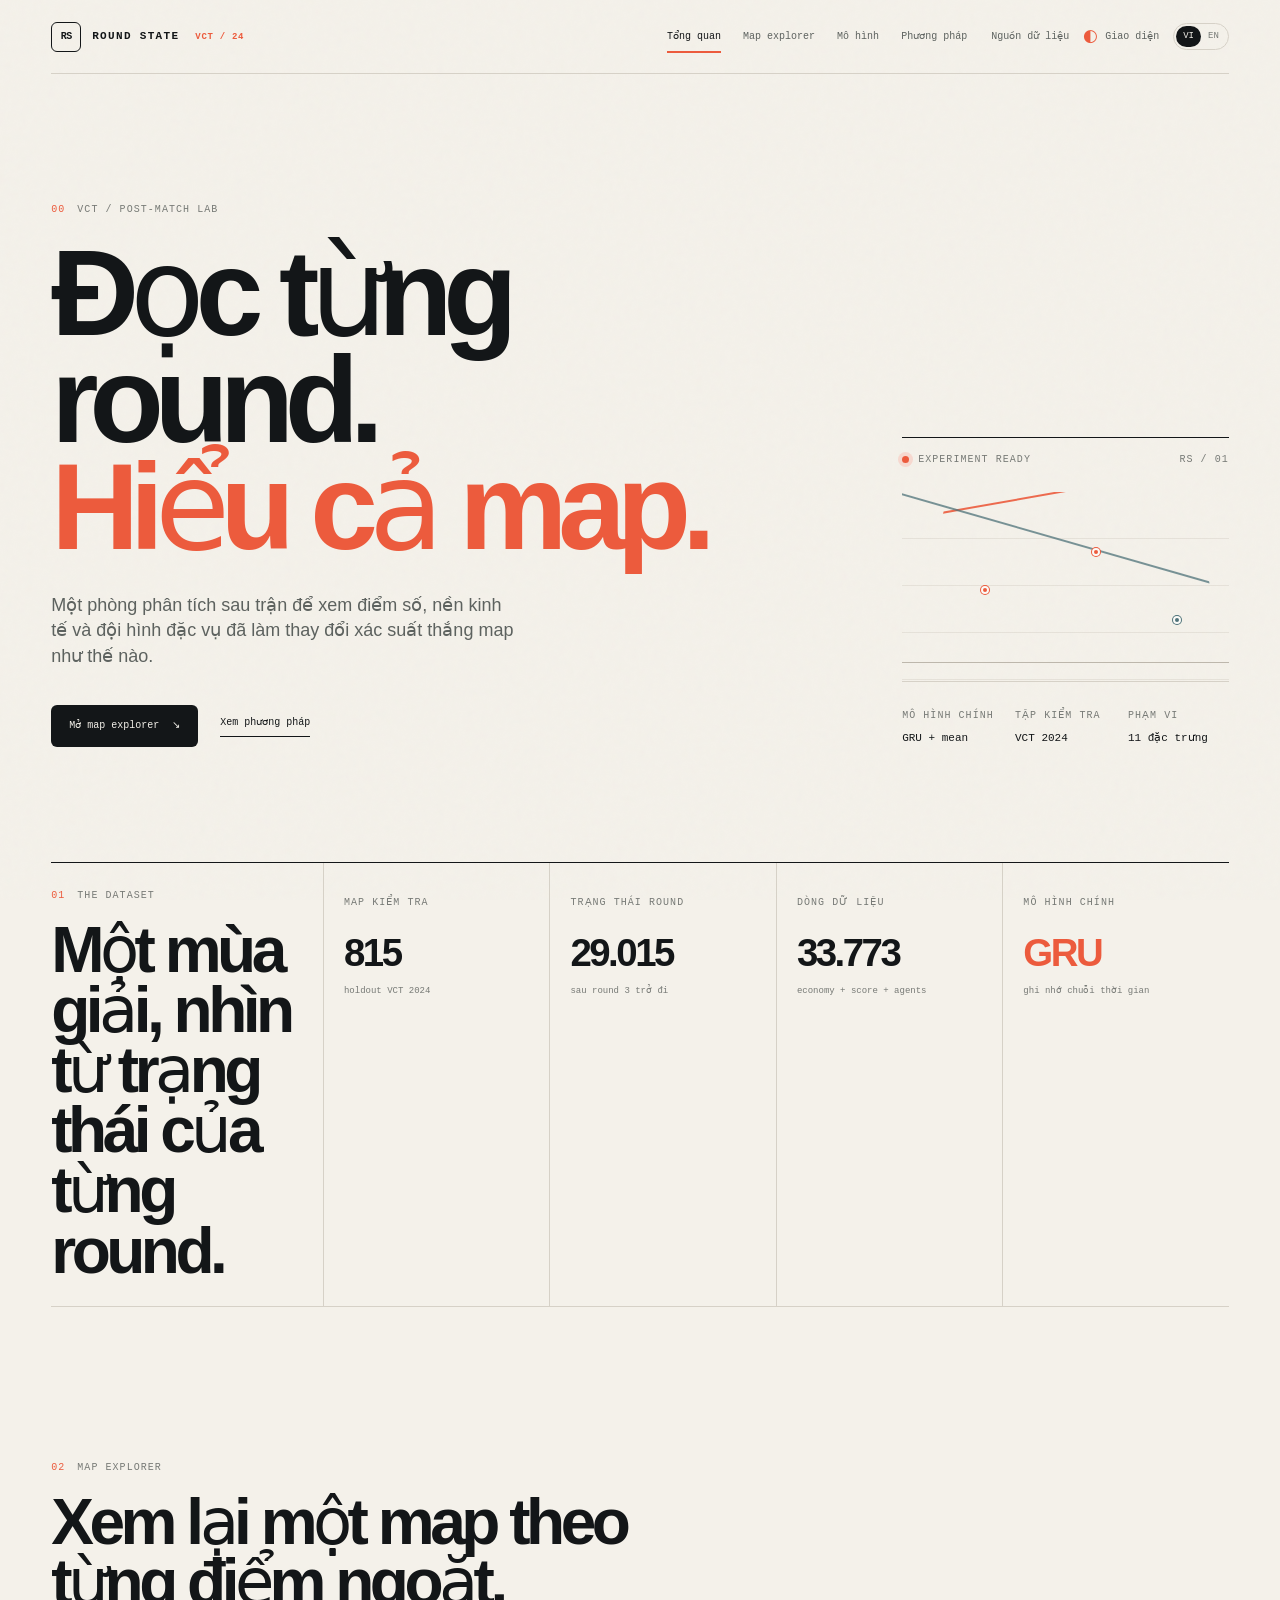
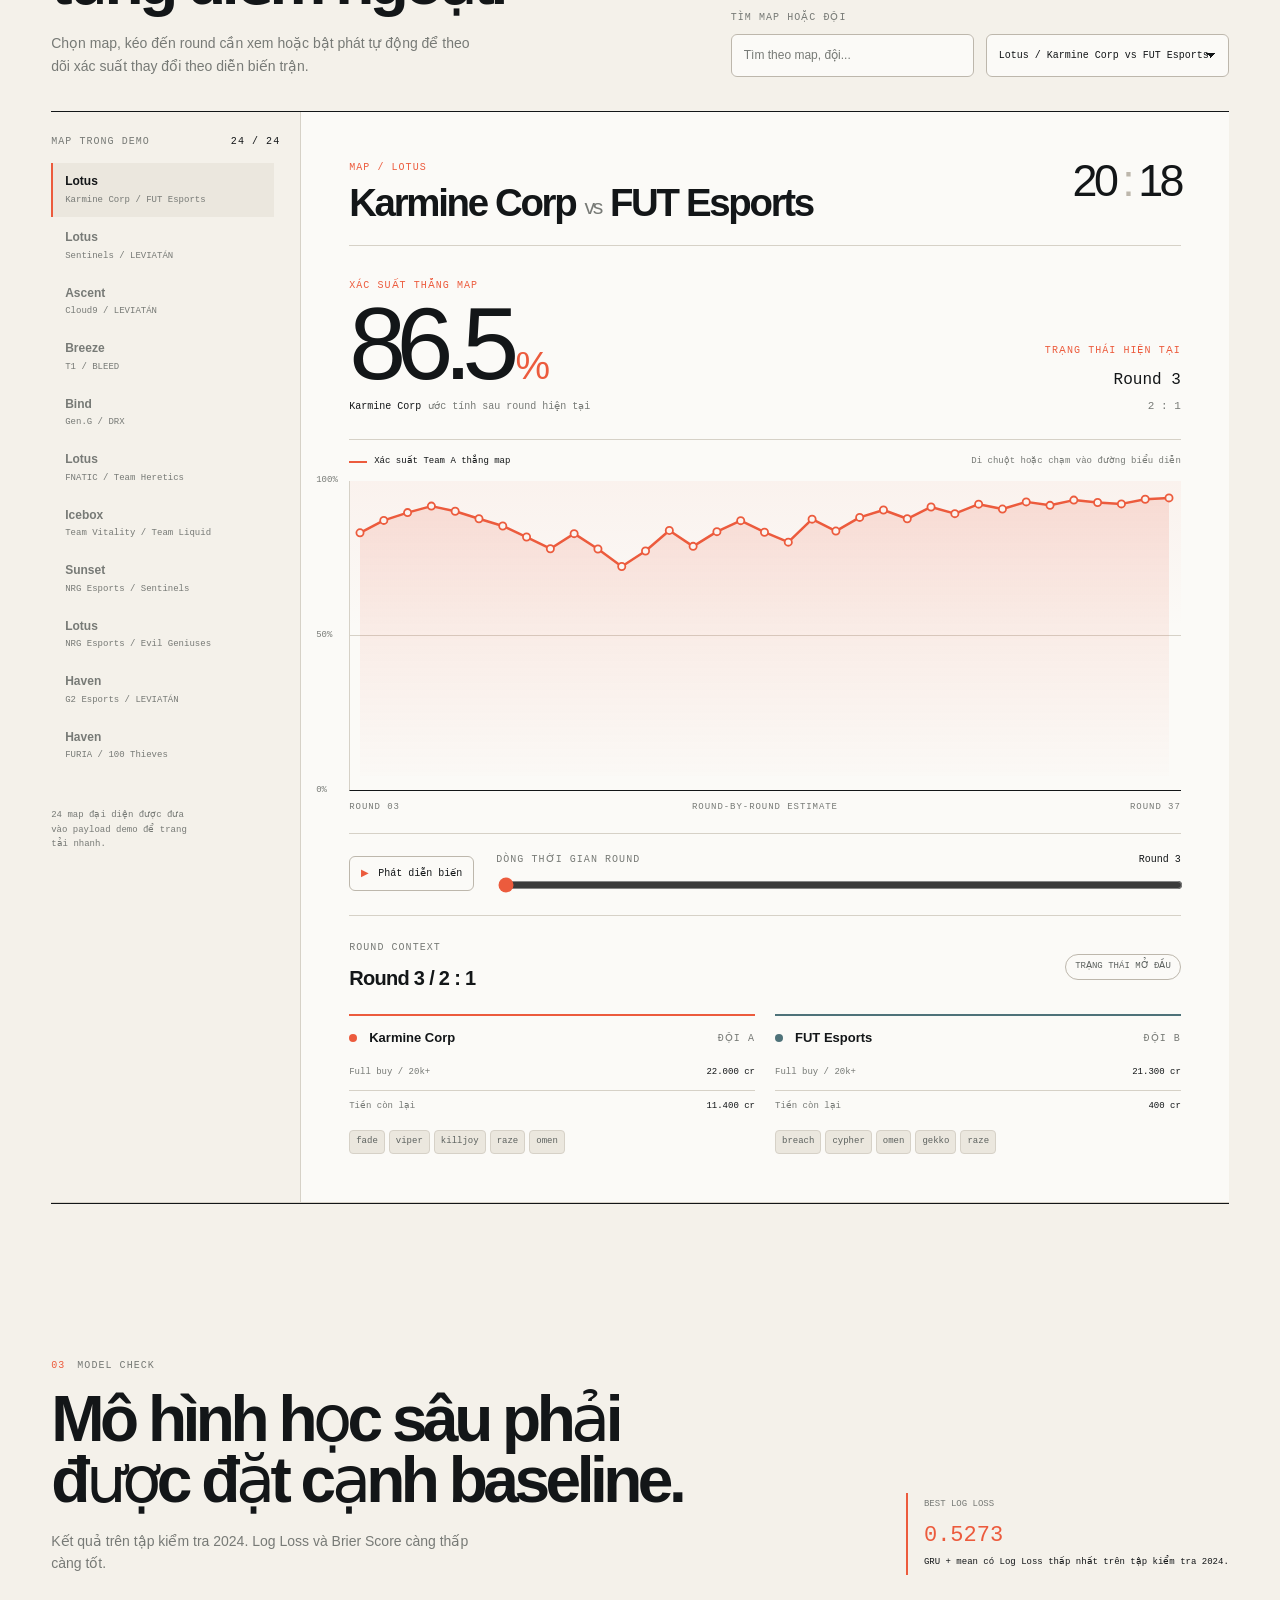
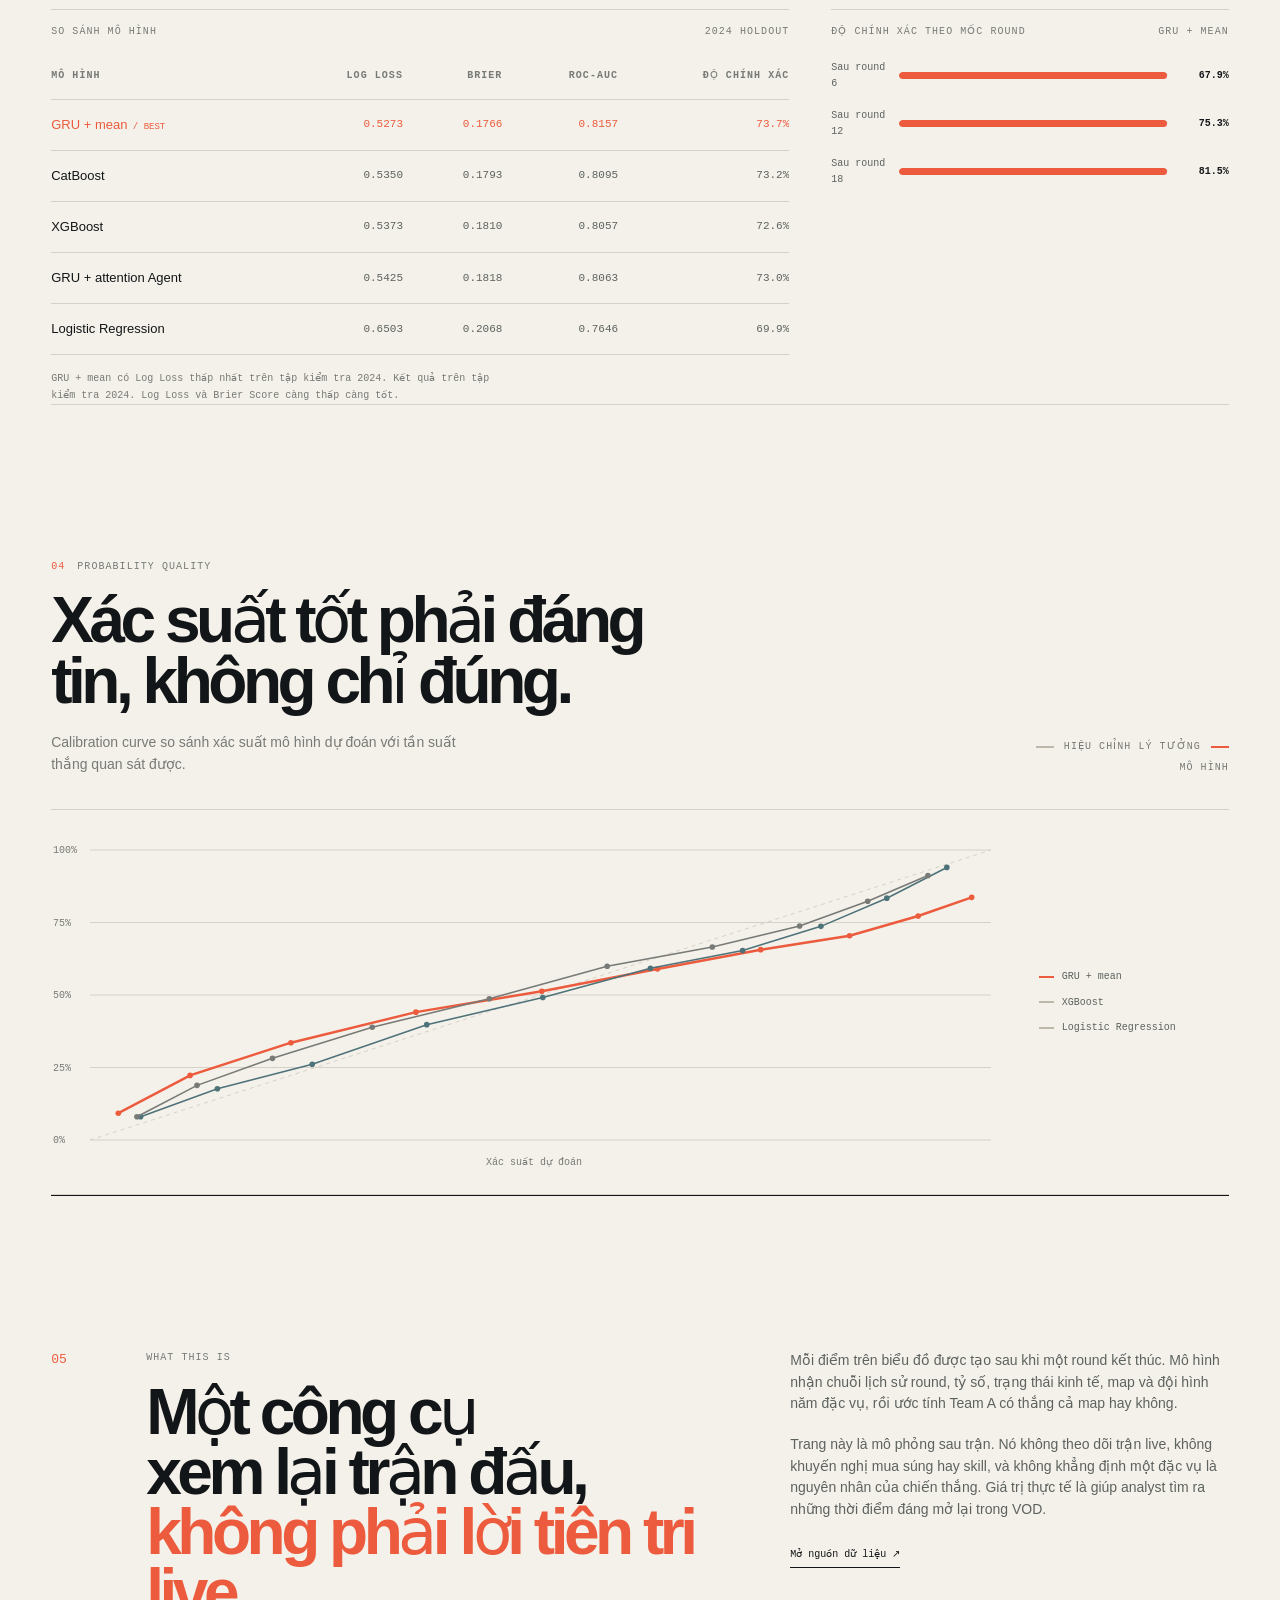
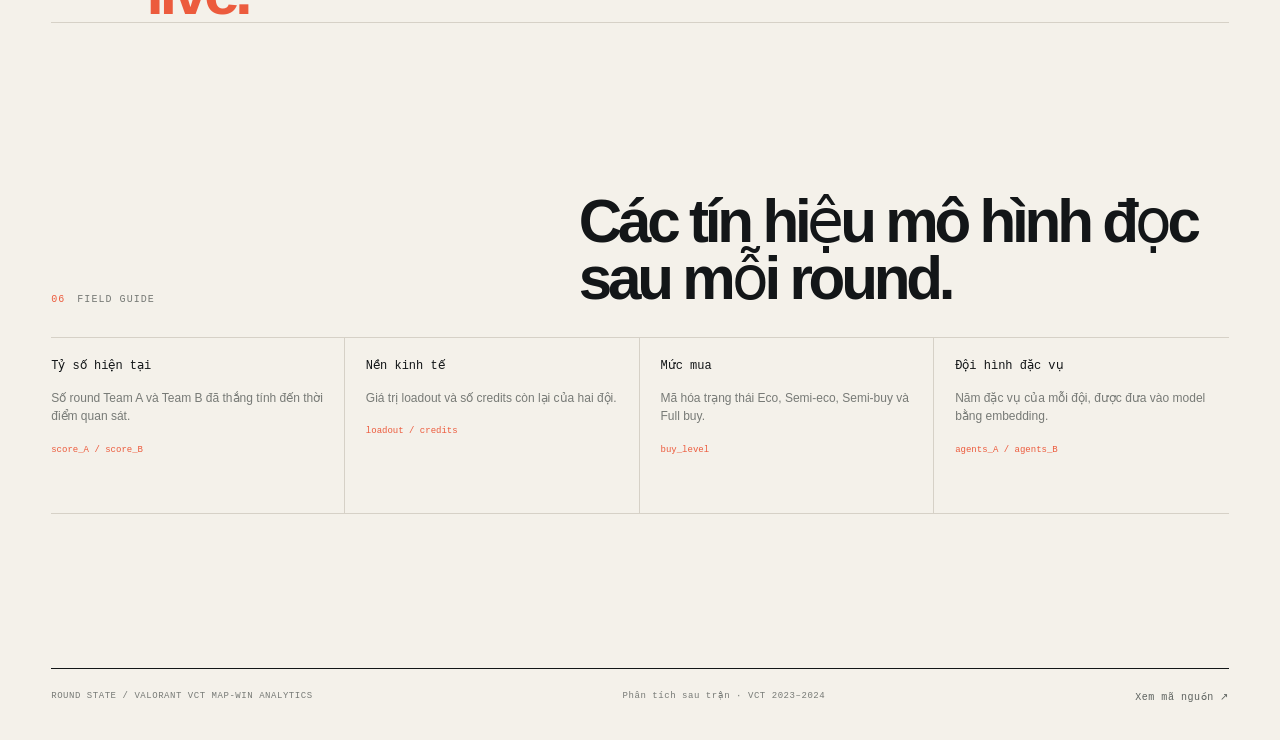
<file: index.html>
<!doctype html>
<html lang="en">
  <head>
    <meta charset="utf-8" />
    <meta name="viewport" content="width=device-width, initial-scale=1" />
    <meta http-equiv="refresh" content="0; url=web/" />
    <title>VALORANT VCT Map-Win Analytics</title>
    <script>
      window.location.replace("web/");
    </script>
  </head>
  <body>
    <p><a href="web/">Open the VALORANT analytics demo</a></p>
  </body>
</html>
</file>
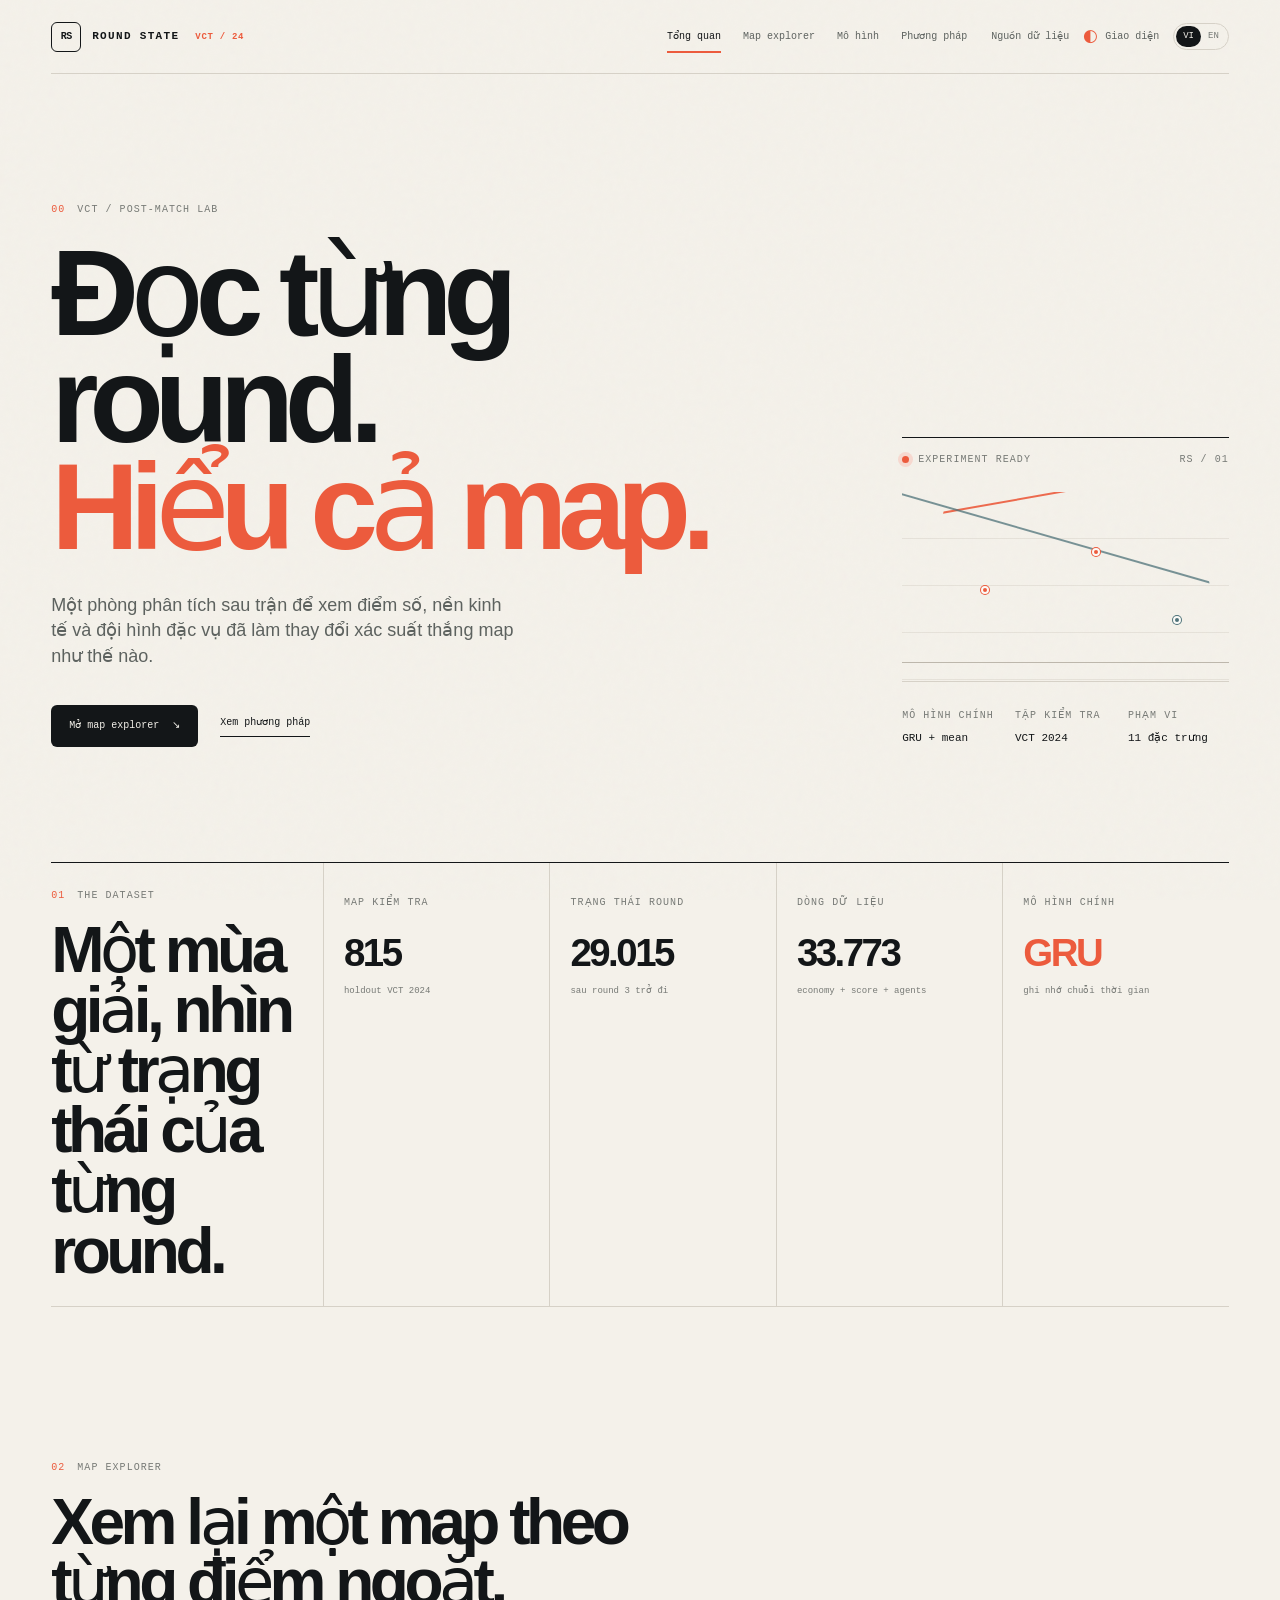
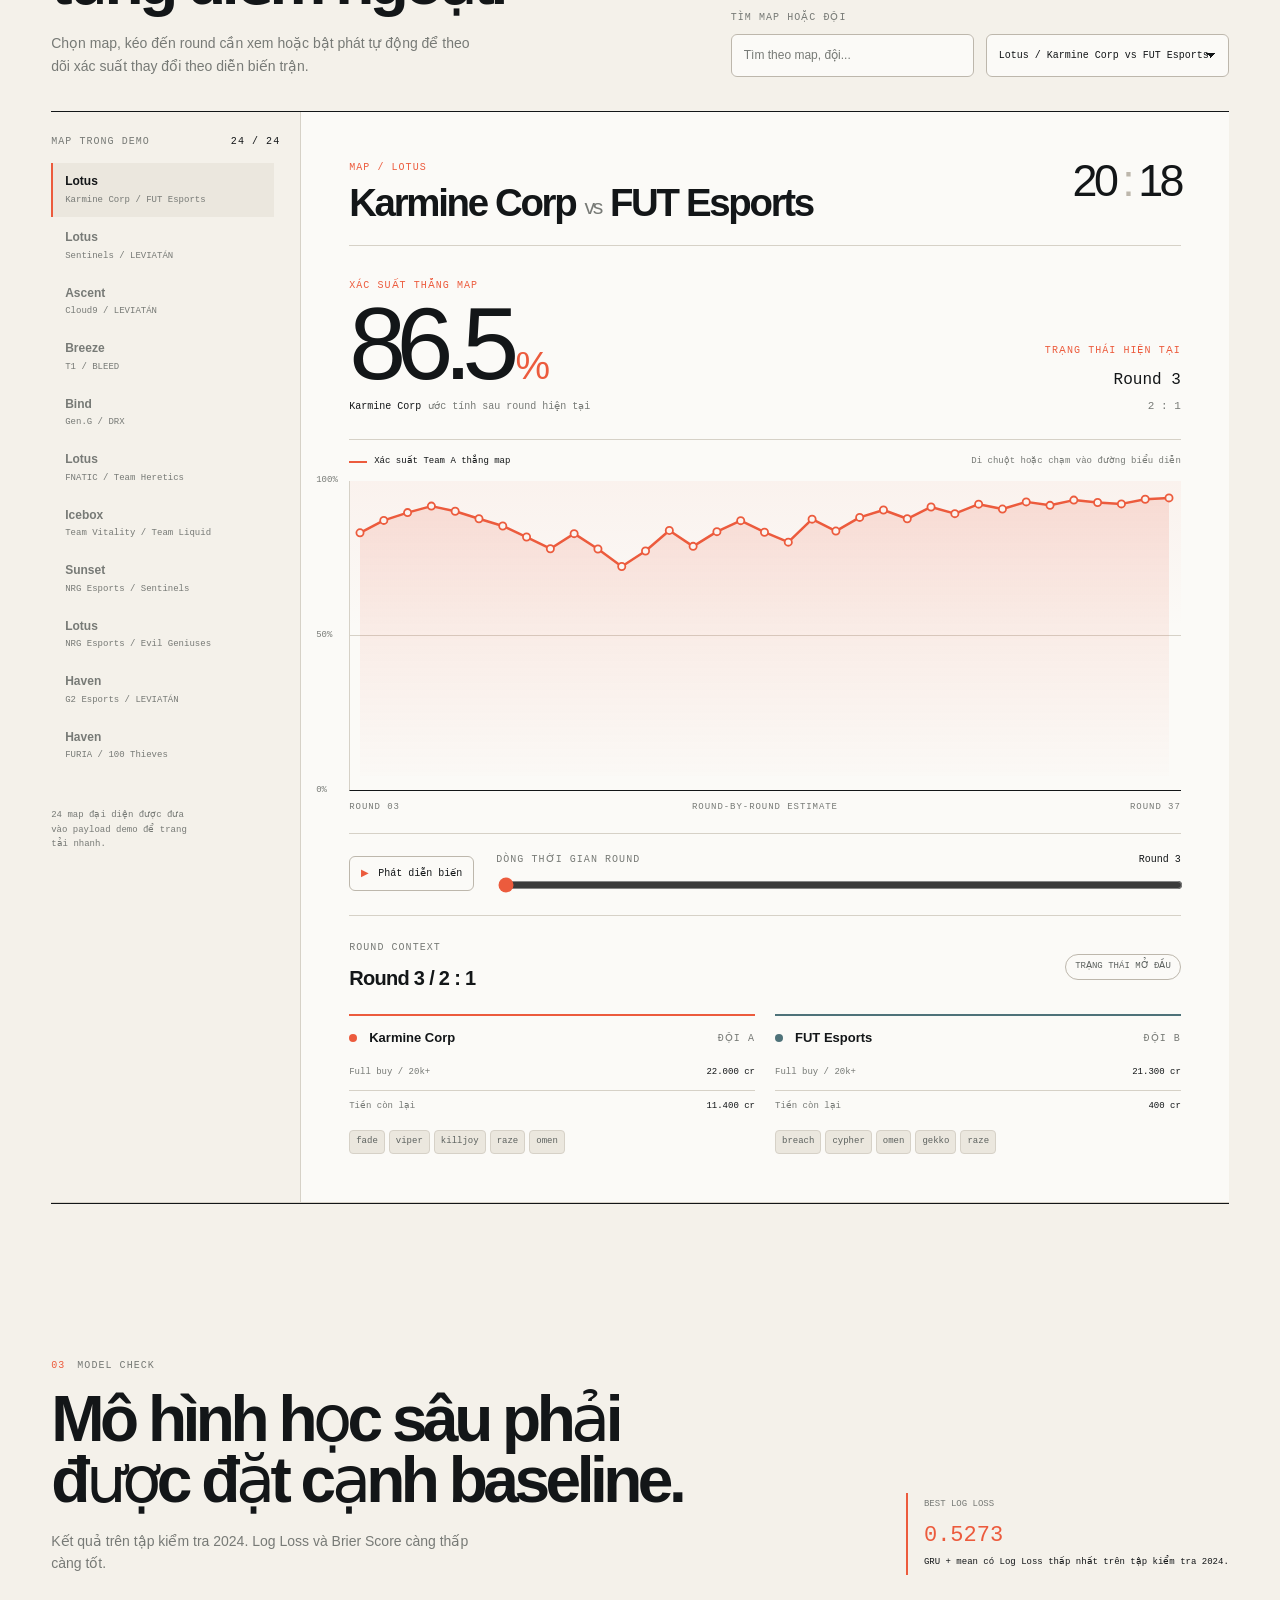
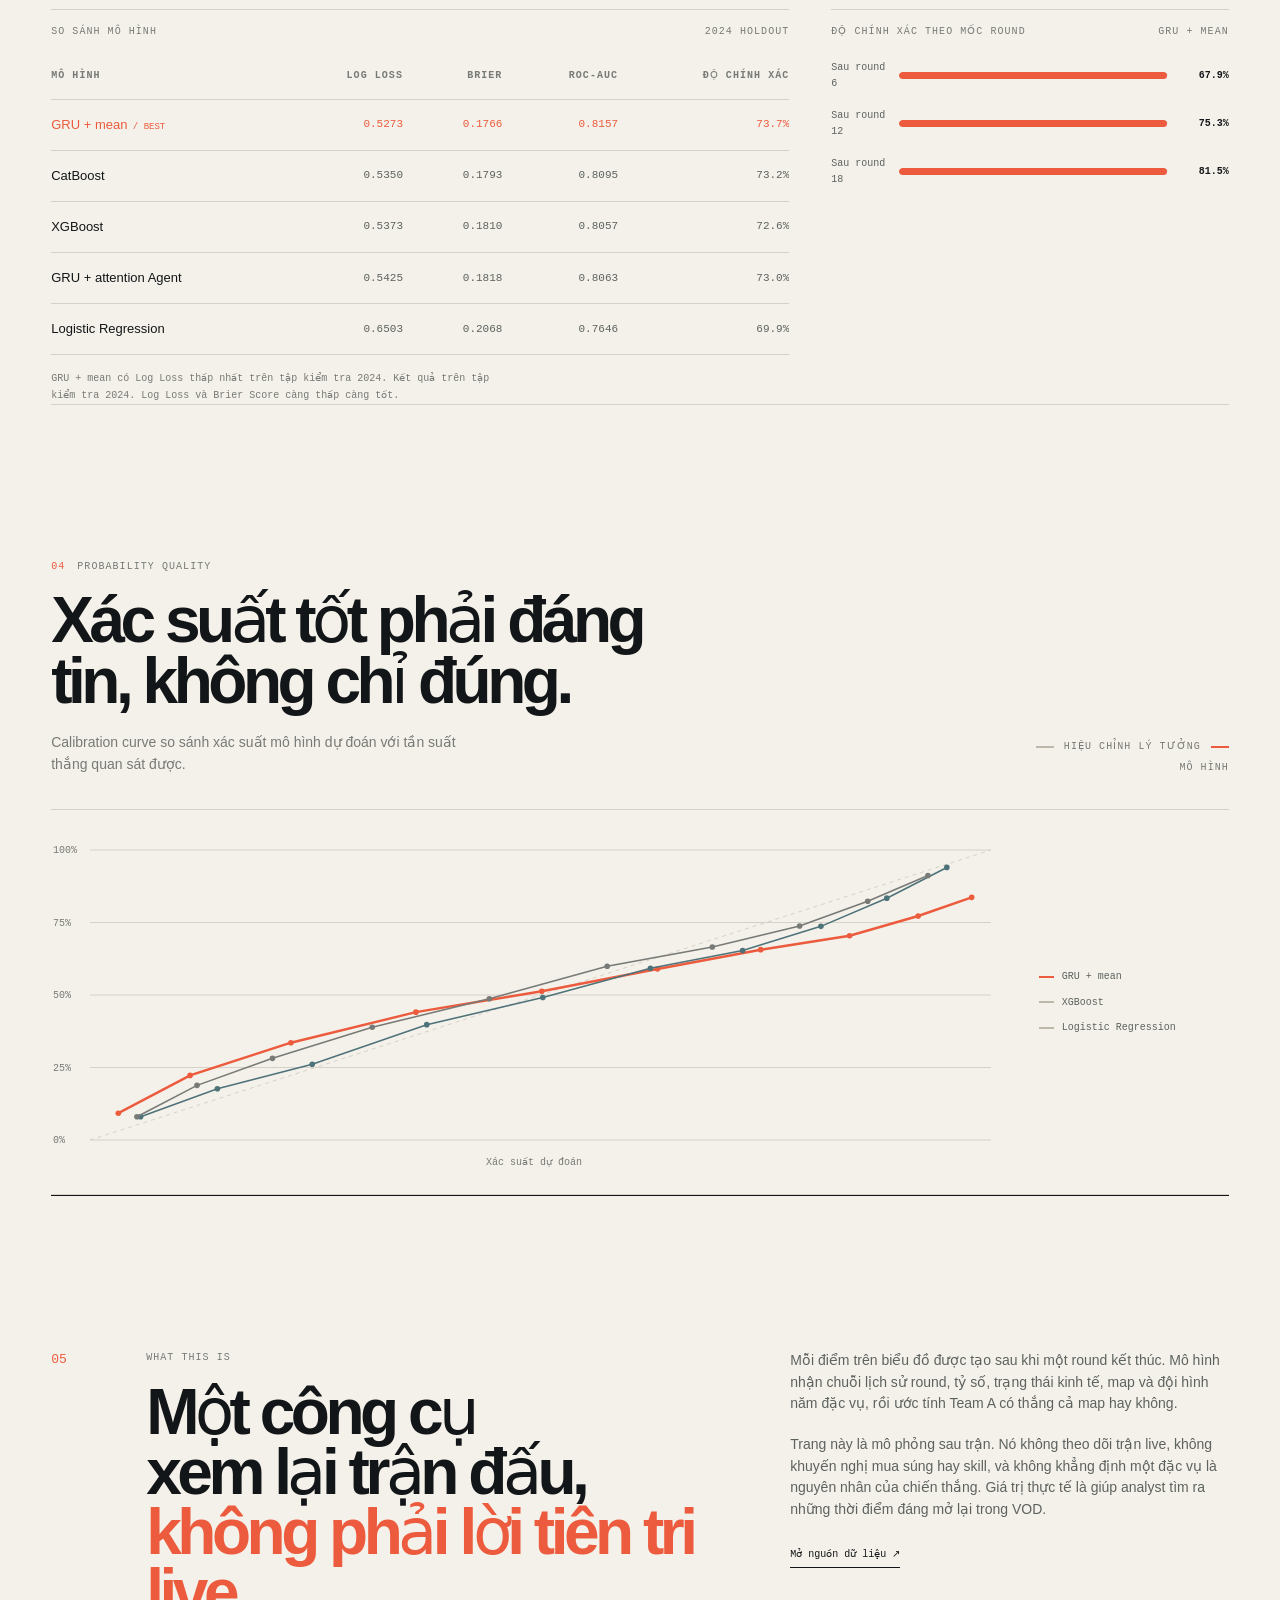
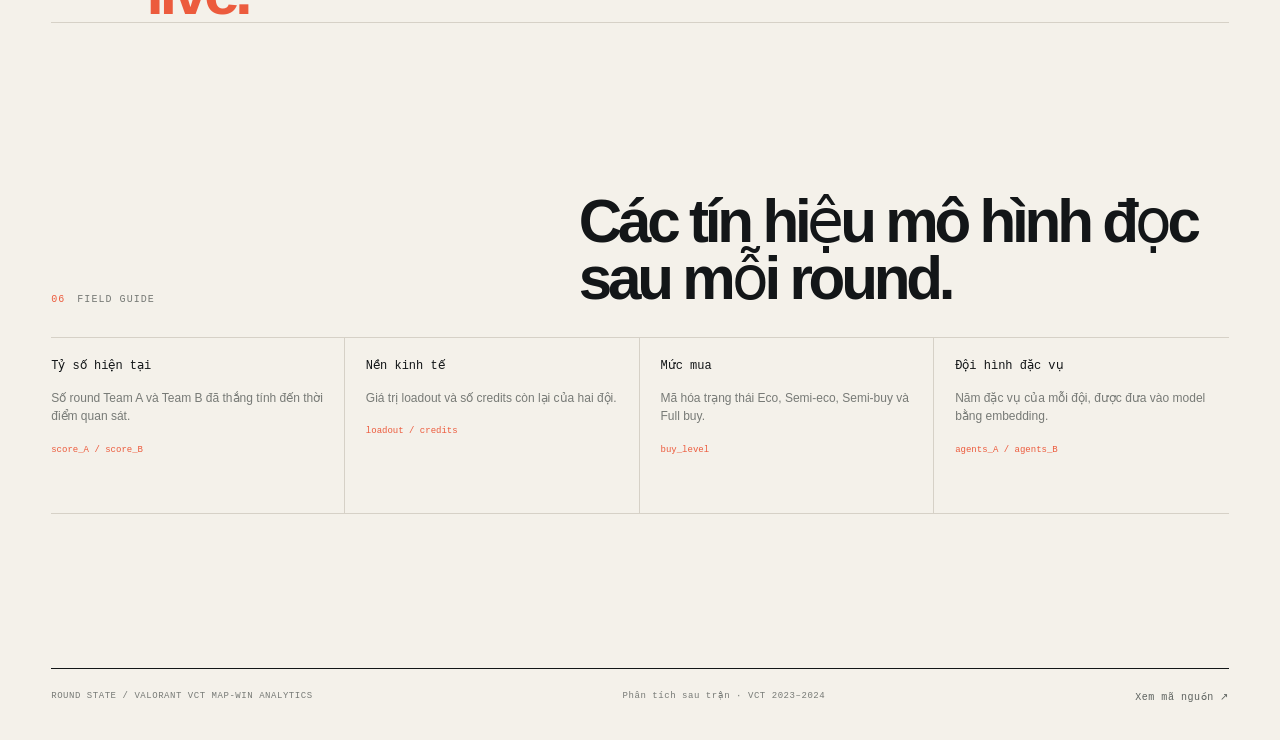
<file: web/index.html>
<!doctype html>
<html lang="vi">
  <head>
    <meta charset="utf-8" />
    <meta name="viewport" content="width=device-width, initial-scale=1" />
    <meta name="theme-color" content="#f4f1ea" />
    <meta name="description" content="Phân tích xác suất thắng map VALORANT sau từng round từ dữ liệu VCT 2023–2024." />
    <meta property="og:title" content="Round State | VALORANT analytics" />
    <meta property="og:description" content="Phòng phân tích sau trận cho dữ liệu VALORANT VCT." />
    <meta property="og:type" content="website" />
    <link rel="icon" href="data:image/svg+xml,%3Csvg xmlns='http://www.w3.org/2000/svg' viewBox='0 0 64 64'%3E%3Crect width='64' height='64' rx='14' fill='%23131618'/%3E%3Cpath d='M18 16h28v9H28v23h-10V16Z' fill='%23ec5b3d'/%3E%3C/svg%3E" />
    <link rel="stylesheet" href="css/tokens.css" />
    <link rel="stylesheet" href="css/base.css" />
    <link rel="stylesheet" href="css/components.css" />
    <link rel="stylesheet" href="css/responsive.css" />
    <title>Round State | VALORANT analytics</title>
  </head>
  <body>
    <a class="skip-link" href="#main-content" data-i18n="skipToContent">Bỏ qua đến nội dung</a>
    <div class="site-noise" aria-hidden="true"></div>
    <div class="site-shell">
      <header class="topbar">
        <a class="brand" href="./" aria-label="Round State home"><span class="brand-mark" aria-hidden="true">RS</span><span class="brand-copy">ROUND STATE <small>VCT / 24</small></span></a>
        <nav class="primary-nav" aria-label="Primary navigation"><a class="nav-link active" href="#overview" data-i18n="navOverview">Tổng quan</a><a class="nav-link" href="#explorer" data-i18n="navExplorer">Map explorer</a><a class="nav-link" href="#models" data-i18n="navModels">Mô hình</a><a class="nav-link" href="#method" data-i18n="navMethod">Phương pháp</a></nav>
        <div class="topbar-actions"><a class="source-link" id="top-source-link" href="https://www.kaggle.com/datasets/ryanluong1/valorant-champion-tour-2021-2023-data" target="_blank" rel="noreferrer" data-i18n="source">Nguồn dữ liệu</a><button class="icon-button" id="theme-toggle" type="button" aria-label="Đổi giao diện" title="Đổi giao diện"><span class="theme-icon" aria-hidden="true">◐</span><span class="button-label" data-i18n="theme">Giao diện</span></button><div class="language-switch" role="group" aria-label="Language"><button type="button" class="language-button active" data-language="vi" aria-pressed="true">VI</button><button type="button" class="language-button" data-language="en" aria-pressed="false">EN</button></div></div>
      </header>

      <main id="main-content">
        <div class="app-state loading-state" id="loading-state" role="status"><div class="loading-mark" aria-hidden="true"></div><p data-i18n="loading">Đang tải dữ liệu phân tích...</p></div>
        <div class="app-state error-state" id="error-state" role="alert" hidden><span class="state-kicker" data-i18n="errorKicker">Không thể tải dữ liệu</span><h1 data-i18n="errorTitle">Dashboard chưa sẵn sàng</h1><p id="error-message"></p><button class="button button-primary" id="retry-button" type="button" data-i18n="retry">Thử lại</button></div>

        <div id="app-content" hidden>
          <section class="hero reveal" aria-labelledby="page-title"><div class="hero-copy"><p class="eyebrow"><span class="eyebrow-index">00</span><span data-i18n="heroEyebrow">VCT / POST-MATCH LAB</span></p><h1 id="page-title" data-i18n="heroTitle">Đọc từng round.<br /><em>Hiểu cả map.</em></h1><p class="hero-description" data-i18n="heroDescription">Một phòng phân tích sau trận để xem điểm số, nền kinh tế và đội hình đặc vụ đã làm thay đổi xác suất thắng map như thế nào.</p><div class="hero-actions"><a class="button button-primary" href="#explorer" data-i18n="exploreCta">Mở map explorer <span aria-hidden="true">↘</span></a><a class="text-action" href="#method" data-i18n="readMethod">Xem phương pháp</a></div></div><aside class="hero-signal" aria-label="Experiment status"><div class="signal-topline"><span class="status-dot"></span><span data-i18n="experimentReady">EXPERIMENT READY</span><span class="signal-code">RS / 01</span></div><div class="signal-graphic" aria-hidden="true"><div class="signal-axis"></div><div class="signal-line signal-line-one"></div><div class="signal-line signal-line-two"></div><span class="signal-point point-one"></span><span class="signal-point point-two"></span><span class="signal-point point-three"></span></div><dl class="signal-stats"><div><dt data-i18n="signalModel">Mô hình chính</dt><dd id="hero-model">GRU + mean</dd></div><div><dt data-i18n="signalSplit">Tập kiểm tra</dt><dd id="hero-split">VCT 2024</dd></div><div><dt data-i18n="signalScope">Phạm vi</dt><dd id="hero-scope">—</dd></div></dl></aside></section>

          <section class="stat-grid reveal" id="overview" aria-labelledby="overview-title"><div class="section-intro compact-intro"><p class="eyebrow"><span class="eyebrow-index">01</span><span data-i18n="overviewEyebrow">THE DATASET</span></p><h2 id="overview-title" data-i18n="overviewTitle">Một mùa giải, nhìn từ trạng thái của từng round.</h2></div><div class="stat-card"><span class="stat-label" data-i18n="statMaps">MAP KIỂM TRA</span><strong id="stat-maps">—</strong><span class="stat-detail" data-i18n="statMapsDetail">holdout VCT 2024</span></div><div class="stat-card"><span class="stat-label" data-i18n="statStates">TRẠNG THÁI ROUND</span><strong id="stat-samples">—</strong><span class="stat-detail" data-i18n="statStatesDetail">sau round 3 trở đi</span></div><div class="stat-card"><span class="stat-label" data-i18n="statRows">DÒNG DỮ LIỆU</span><strong id="stat-rows">—</strong><span class="stat-detail" data-i18n="statRowsDetail">economy + score + agents</span></div><div class="stat-card stat-card-accent"><span class="stat-label" data-i18n="statModel">MÔ HÌNH CHÍNH</span><strong id="stat-model">GRU</strong><span class="stat-detail" data-i18n="statModelDetail">ghi nhớ chuỗi thời gian</span></div></section>

          <section class="explorer-section reveal" id="explorer" aria-labelledby="explorer-title"><div class="section-heading"><div class="section-intro"><p class="eyebrow"><span class="eyebrow-index">02</span><span data-i18n="explorerEyebrow">MAP EXPLORER</span></p><h2 id="explorer-title" data-i18n="explorerTitle">Xem lại một map theo từng điểm ngoặt.</h2><p class="section-description" data-i18n="explorerDescription">Chọn map, kéo đến round cần xem hoặc bật phát tự động để theo dõi xác suất thay đổi theo diễn biến trận.</p></div><div class="explorer-controls"><label class="field-label" for="map-filter" data-i18n="searchMaps">Tìm map hoặc đội</label><input id="map-filter" class="text-input" type="search" autocomplete="off" data-i18n-placeholder="searchPlaceholder" placeholder="Tìm theo map, đội..." /><label class="sr-only" for="map-select" data-i18n="selectMap">Chọn map</label><select id="map-select" class="select-input"></select></div></div>
            <div class="explorer-layout"><aside class="map-rail" aria-label="Available maps"><div class="rail-heading"><span data-i18n="availableMaps">MAP TRONG DEMO</span><strong id="map-count">—</strong></div><div class="map-list" id="map-list"></div><p class="rail-footnote" data-i18n="mapRailNote">24 map đại diện được đưa vào payload demo để trang tải nhanh.</p></aside>
              <article class="analysis-panel" aria-labelledby="match-map"><header class="match-header"><div><p class="match-kicker" id="match-map">MAP / —</p><h3><span id="team-a">Team A</span><span class="versus">vs</span><span id="team-b">Team B</span></h3></div><div class="final-score" aria-label="Final map score"><span id="final-a">—</span><b>:</b><span id="final-b">—</span></div></header><div class="probability-header"><div><p class="match-kicker" data-i18n="probabilityLabel">XÁC SUẤT THẮNG MAP</p><div class="probability-value"><span id="current-probability">—</span><small>%</small></div><p class="probability-caption"><span id="probability-team">Team A</span><span data-i18n="probabilityCaption">ước tính sau round hiện tại</span></p></div><div class="round-readout"><p class="match-kicker" data-i18n="currentState">TRẠNG THÁI HIỆN TẠI</p><strong id="current-round">Round —</strong><span id="current-score">— : —</span></div></div>
                <div class="chart-card"><div class="chart-toolbar"><span class="chart-legend"><i class="legend-line"></i><span data-i18n="chartLegend">Xác suất Team A thắng map</span></span><span class="chart-hint" data-i18n="chartHint">Di chuột hoặc chạm vào đường biểu diễn</span></div><div class="chart-frame" id="probability-chart-frame"><div class="chart-label top">100%</div><div class="chart-label mid">50%</div><div class="chart-label bottom">0%</div><canvas id="probability-chart" aria-label="Map-win probability by round"></canvas><div id="chart-tooltip" class="chart-tooltip" role="status" aria-live="polite"></div></div><div class="chart-caption"><span data-i18n="chartStart">ROUND 03</span><span data-i18n="roundEstimate">ROUND-BY-ROUND ESTIMATE</span><span id="chart-end">—</span></div></div>
                <div class="round-controls"><button class="play-button" id="play-toggle" type="button" aria-label="Phát diễn biến" data-i18n-aria-label="playRound"><span id="play-icon" aria-hidden="true">▶</span><span id="play-label" data-i18n="play">Phát diễn biến</span></button><label class="round-slider-wrap" for="round-slider"><span data-i18n="roundTimeline">DÒNG THỜI GIAN ROUND</span><output id="round-slider-value" for="round-slider">Round —</output><input id="round-slider" type="range" min="0" max="1" value="0" /></label></div>
                <section class="round-context" aria-labelledby="round-title"><div class="context-heading"><div><p class="eyebrow" data-i18n="roundContext">ROUND CONTEXT</p><h4 id="round-title">Round —</h4></div><span id="change-pill" class="change-pill">—</span></div><div class="context-grid"><div class="context-team team-a-panel"><div class="team-line"><span class="team-marker"></span><strong id="context-team-a">Team A</strong><span class="team-role" data-i18n="teamA">Đội A</span></div><div class="buy-line"><span id="buy-a">—</span><strong id="loadout-a">—</strong></div><div class="credit-line"><span data-i18n="remainingCredits">Tiền còn lại</span><strong id="credits-a">—</strong></div><div class="agent-list" id="agents-a"></div></div><div class="context-team team-b-panel"><div class="team-line"><span class="team-marker"></span><strong id="context-team-b">Team B</strong><span class="team-role" data-i18n="teamB">Đội B</span></div><div class="buy-line"><span id="buy-b">—</span><strong id="loadout-b">—</strong></div><div class="credit-line"><span data-i18n="remainingCredits">Tiền còn lại</span><strong id="credits-b">—</strong></div><div class="agent-list" id="agents-b"></div></div></div></section>
              </article></div></section>

          <section class="models-section reveal" id="models" aria-labelledby="models-title"><div class="section-heading model-heading"><div class="section-intro"><p class="eyebrow"><span class="eyebrow-index">03</span><span data-i18n="modelsEyebrow">MODEL CHECK</span></p><h2 id="models-title" data-i18n="modelsTitle">Mô hình học sâu phải được đặt cạnh baseline.</h2><p class="section-description" data-i18n="modelsDescription">Kết quả trên tập kiểm tra 2024. Log Loss và Brier Score càng thấp càng tốt.</p></div><div class="metric-callout"><span data-i18n="bestModel">BEST LOG LOSS</span><strong id="best-model-value">—</strong><small id="best-model-detail">—</small></div></div><div class="model-grid"><div class="table-panel"><div class="panel-heading"><span data-i18n="comparisonTable">SO SÁNH MÔ HÌNH</span><span data-i18n="testHoldout">2024 HOLDOUT</span></div><div class="model-table-wrap"><table><caption class="sr-only" data-i18n="modelTableCaption">So sánh các mô hình trên tập kiểm tra</caption><thead><tr><th scope="col" data-i18n="modelColumn">Mô hình</th><th scope="col">Log Loss</th><th scope="col">Brier</th><th scope="col">ROC-AUC</th><th scope="col" data-i18n="accuracy">Độ chính xác</th></tr></thead><tbody id="model-table"></tbody></table></div><p class="table-note" id="model-note">—</p></div><div class="checkpoint-panel"><div class="panel-heading"><span data-i18n="checkpoints">ĐỘ CHÍNH XÁC THEO MỐC ROUND</span><span data-i18n="checkpointNote">GRU + mean</span></div><div class="checkpoint-list" id="checkpoint-list"></div></div></div></section>

          <section class="calibration-section reveal" aria-labelledby="calibration-title"><div class="section-heading"><div class="section-intro"><p class="eyebrow"><span class="eyebrow-index">04</span><span data-i18n="calibrationEyebrow">PROBABILITY QUALITY</span></p><h2 id="calibration-title" data-i18n="calibrationTitle">Xác suất tốt phải đáng tin, không chỉ đúng.</h2><p class="section-description" data-i18n="calibrationDescription">Calibration curve so sánh xác suất mô hình dự đoán với tần suất thắng quan sát được.</p></div><div class="calibration-note"><span class="calibration-key key-perfect"></span><span data-i18n="perfectCalibration">Hiệu chỉnh lý tưởng</span><span class="calibration-key key-model"></span><span data-i18n="modelCalibration">Mô hình</span></div></div><div class="calibration-card"><canvas id="calibration-chart" aria-label="Calibration curve comparison"></canvas><div id="calibration-legend" class="calibration-legend"></div></div></section>

          <section class="method-section reveal" id="method" aria-labelledby="method-title"><div class="method-number">05</div><div class="section-intro"><p class="eyebrow" data-i18n="methodEyebrow">WHAT THIS IS</p><h2 id="method-title" data-i18n="methodTitle">Một công cụ xem lại trận đấu,<br /><em>không phải lời tiên tri live.</em></h2></div><div class="method-copy"><p data-i18n="methodParagraphOne">Mỗi điểm trên biểu đồ được tạo sau khi một round kết thúc. Mô hình nhận chuỗi lịch sử round, tỷ số, trạng thái kinh tế, map và đội hình năm đặc vụ, rồi ước tính Team A có thắng cả map hay không.</p><p data-i18n="methodParagraphTwo">Trang này là mô phỏng sau trận. Nó không theo dõi trận live, không khuyến nghị mua súng hay skill, và không khẳng định một đặc vụ là nguyên nhân của chiến thắng. Giá trị thực tế là giúp analyst tìm ra những thời điểm đáng mở lại trong VOD.</p><a class="text-action" id="source-link" href="https://www.kaggle.com/datasets/ryanluong1/valorant-champion-tour-2021-2023-data" target="_blank" rel="noreferrer" data-i18n="openSource">Mở nguồn dữ liệu ↗</a></div></section>

          <section class="dictionary-section reveal" aria-labelledby="dictionary-title"><div class="dictionary-heading"><p class="eyebrow"><span class="eyebrow-index">06</span><span data-i18n="dictionaryEyebrow">FIELD GUIDE</span></p><h2 id="dictionary-title" data-i18n="dictionaryTitle">Các tín hiệu mô hình đọc sau mỗi round.</h2></div><div class="dictionary-grid" id="dictionary-grid"></div></section>
        </div>
      </main>

      <footer class="footer"><span>ROUND STATE / VALORANT VCT MAP-WIN ANALYTICS</span><span data-i18n="footerText">Phân tích sau trận · VCT 2023–2024</span><a href="https://github.com/thang-uit/valorant-vct-map-win-analytics" target="_blank" rel="noreferrer" data-i18n="viewGithub">Xem mã nguồn ↗</a></footer>
    </div>
    <script type="module" src="js/app.js"></script>
  </body>
</html>
</file>
<file: web/css/tokens.css>
:root {
  color-scheme: light;
  --bg: #f4f1ea;
  --surface: #fbfaf7;
  --surface-strong: #ffffff;
  --surface-muted: #ebe7de;
  --ink: #131618;
  --ink-soft: #34393b;
  --muted: #777a76;
  --muted-strong: #5d625f;
  --line: #d6d1c7;
  --line-strong: #bdb7ac;
  --accent: #ec5b3d;
  --accent-deep: #b83f2a;
  --accent-soft: #f6d8cf;
  --cool: #4e7279;
  --shadow: 0 18px 50px rgba(28, 27, 23, 0.08);
  --shadow-soft: 0 10px 30px rgba(28, 27, 23, 0.05);
  --font-sans: "Avenir Next", "Segoe UI", "Helvetica Neue", Arial, sans-serif;
  --font-mono: "SFMono-Regular", "Cascadia Code", Consolas, monospace;
  --radius-sm: 6px;
  --radius-md: 12px;
  --radius-lg: 18px;
  --content: 1440px;
  --gutter: clamp(20px, 4vw, 64px);
  --ease-out: cubic-bezier(0.22, 0.72, 0, 1);
}

[data-theme="dark"] {
  color-scheme: dark;
  --bg: #141718;
  --surface: #1c2020;
  --surface-strong: #232829;
  --surface-muted: #282e2e;
  --ink: #f2f0e9;
  --ink-soft: #d5d8d4;
  --muted: #9ca29e;
  --muted-strong: #b8bdb8;
  --line: #343b3b;
  --line-strong: #4b5554;
  --accent: #f07150;
  --accent-deep: #ff9478;
  --accent-soft: #4c2d27;
  --cool: #82b1b1;
  --shadow: 0 24px 60px rgba(0, 0, 0, 0.22);
  --shadow-soft: 0 12px 28px rgba(0, 0, 0, 0.18);
}
</file>
<file: web/css/base.css>
* { box-sizing: border-box; }
html { scroll-behavior: smooth; }
body { margin: 0; background: var(--bg); color: var(--ink); font-family: var(--font-sans); font-size: 15px; line-height: 1.55; transition: background-color .35s var(--ease-out), color .35s var(--ease-out); }
body, button, input, select { font-synthesis: none; }
button, input, select { font: inherit; }
a { color: inherit; }
h1, h2, h3, h4, p, dl, dd, dt { margin: 0; }
h1, h2, h3, h4 { font-weight: 550; }
button, a, input, select { -webkit-tap-highlight-color: transparent; }
button, select { cursor: pointer; }
button:focus-visible, a:focus-visible, input:focus-visible, select:focus-visible { outline: 3px solid var(--accent); outline-offset: 3px; }
[hidden] { display: none !important; }
.site-noise { position: fixed; inset: 0; z-index: -1; pointer-events: none; opacity: .055; background-image: url("data:image/svg+xml,%3Csvg viewBox='0 0 160 160' xmlns='http://www.w3.org/2000/svg'%3E%3Cfilter id='n'%3E%3CfeTurbulence type='fractalNoise' baseFrequency='.78' numOctaves='3' stitchTiles='stitch'/%3E%3C/filter%3E%3Crect width='100%25' height='100%25' filter='url(%23n)' opacity='.42'/%3E%3C/svg%3E"); }
.site-shell { width: min(var(--content), calc(100% - (var(--gutter) * 2))); margin: 0 auto; }
.sr-only { position: absolute; width: 1px; height: 1px; padding: 0; margin: -1px; overflow: hidden; clip: rect(0, 0, 0, 0); white-space: nowrap; border: 0; }
.skip-link { position: fixed; left: 16px; top: 12px; z-index: 10; transform: translateY(-180%); background: var(--ink); color: var(--bg); padding: 8px 12px; border-radius: var(--radius-sm); font-family: var(--font-mono); font-size: 11px; text-decoration: none; transition: transform .25s var(--ease-out); }
.skip-link:focus { transform: translateY(0); }
.topbar { min-height: 74px; display: flex; align-items: center; justify-content: space-between; gap: 24px; border-bottom: 1px solid var(--line); }
.brand { display: inline-flex; align-items: center; gap: 11px; text-decoration: none; flex-shrink: 0; }
.brand-mark { display: grid; place-items: center; width: 30px; height: 30px; border: 1px solid var(--ink); border-radius: var(--radius-sm); font-family: var(--font-mono); font-size: 10px; font-weight: 700; letter-spacing: -.06em; }
.brand-copy { font-family: var(--font-mono); font-size: 11px; font-weight: 700; letter-spacing: .12em; }
.brand-copy small { color: var(--accent); font-size: 9px; font-weight: 600; letter-spacing: .08em; margin-left: 8px; }
.primary-nav { display: flex; align-items: center; gap: 22px; margin-left: auto; }
.nav-link, .source-link, .footer a { color: var(--muted-strong); font-family: var(--font-mono); font-size: 10px; text-decoration: none; transition: color .2s ease; }
.nav-link:hover, .nav-link.active, .source-link:hover, .footer a:hover { color: var(--ink); }
.nav-link.active { position: relative; }
.nav-link.active::after { content: ""; position: absolute; left: 0; right: 0; bottom: -9px; height: 2px; background: var(--accent); }
.topbar-actions { display: flex; align-items: center; gap: 14px; }
.icon-button { display: inline-flex; align-items: center; gap: 7px; border: 0; color: var(--muted-strong); background: transparent; padding: 7px 0; font-family: var(--font-mono); font-size: 10px; }
.icon-button:hover { color: var(--ink); }
.theme-icon { color: var(--accent); font-size: 17px; line-height: 1; }
.language-switch { display: inline-flex; align-items: center; padding: 2px; border: 1px solid var(--line); border-radius: 999px; }
.language-button { border: 0; border-radius: 999px; background: transparent; color: var(--muted); padding: 4px 7px; font-family: var(--font-mono); font-size: 9px; }
.language-button.active { background: var(--ink); color: var(--bg); }
.app-state { min-height: 60vh; display: grid; place-items: center; align-content: center; gap: 16px; text-align: center; }
.loading-state p, .error-state p { color: var(--muted); font-family: var(--font-mono); font-size: 11px; }
.loading-mark { width: 38px; height: 38px; border: 1px solid var(--line-strong); border-top-color: var(--accent); border-radius: 50%; animation: load-spin 1.1s linear infinite; }
.error-state { align-content: center; justify-items: center; }
.error-state h1 { font-size: clamp(32px, 5vw, 64px); letter-spacing: -.05em; }
.error-state p { max-width: 460px; }
.state-kicker { color: var(--accent); font-family: var(--font-mono); font-size: 10px; letter-spacing: .12em; }
.hero { display: grid; grid-template-columns: minmax(0, 1fr) minmax(320px, .46fr); gap: clamp(50px, 11vw, 170px); align-items: end; padding: clamp(74px, 10vw, 150px) 0 clamp(74px, 9vw, 130px); }
.eyebrow, .stat-label, .match-kicker, .rail-heading, .panel-heading, .field-label, .chart-caption, .round-slider-wrap > span, th, .calibration-note, .signal-topline, .signal-stats dt, .team-role { color: var(--muted); font-family: var(--font-mono); font-size: 10px; letter-spacing: .105em; text-transform: uppercase; }
.eyebrow { display: flex; gap: 12px; align-items: center; }
.eyebrow-index { color: var(--accent); }
.hero h1 { max-width: 870px; margin-top: 22px; font-size: clamp(56px, 9.5vw, 146px); line-height: .88; letter-spacing: -.075em; text-wrap: balance; }
h1 em, h2 em { color: var(--accent); font-style: normal; }
.hero-description { max-width: 47ch; margin-top: 32px; color: var(--muted-strong); font-size: 18px; line-height: 1.42; text-wrap: pretty; }
.hero-actions { display: flex; align-items: center; flex-wrap: wrap; gap: 22px; margin-top: 36px; }
.button { display: inline-flex; align-items: center; justify-content: center; gap: 13px; min-height: 42px; border: 1px solid transparent; border-radius: var(--radius-sm); padding: 0 17px; font-family: var(--font-mono); font-size: 10px; text-decoration: none; transition: transform .25s var(--ease-out), background-color .25s ease, border-color .25s ease, color .25s ease; }
.button:hover { transform: translateY(-2px); }
.button:active { transform: translateY(1px) scale(.98); }
.button-primary { background: var(--ink); color: var(--bg); }
.button-primary:hover { background: var(--accent); color: #fff; }
.text-action { display: inline-flex; align-items: center; width: fit-content; border-bottom: 1px solid var(--ink); padding-bottom: 5px; color: var(--ink); font-family: var(--font-mono); font-size: 10px; text-decoration: none; transition: border-color .2s ease, color .2s ease; }
.text-action:hover { border-color: var(--accent); color: var(--accent); }
.hero-signal { border-top: 1px solid var(--ink); padding-top: 14px; }
.signal-topline { display: flex; align-items: center; gap: 9px; }
.signal-code { margin-left: auto; color: var(--muted); }
.status-dot { width: 7px; height: 7px; border-radius: 50%; background: var(--accent); box-shadow: 0 0 0 4px var(--accent-soft); }
.signal-graphic { position: relative; height: 190px; margin: 24px 0 26px; overflow: hidden; border-bottom: 1px solid var(--line); background: repeating-linear-gradient(to bottom, transparent 0, transparent 46px, var(--line) 47px); }
.signal-axis { position: absolute; left: 0; right: 0; bottom: 18px; border-top: 1px solid var(--line-strong); }
.signal-line { position: absolute; left: -2%; width: 110%; height: 72%; border-top: 2px solid var(--accent); transform: rotate(-10deg) skewX(-28deg); transform-origin: left bottom; opacity: .9; }
.signal-line-one { bottom: 23px; }
.signal-line-two { bottom: 48px; transform: rotate(16deg) skewX(28deg); border-top-color: var(--cool); opacity: .75; }
.signal-point { position: absolute; width: 8px; height: 8px; border: 2px solid var(--surface); border-radius: 50%; background: var(--accent); box-shadow: 0 0 0 1px var(--accent); }
.point-one { left: 24%; bottom: 46%; }.point-two { left: 58%; bottom: 66%; }.point-three { left: 83%; bottom: 30%; background: var(--cool); box-shadow: 0 0 0 1px var(--cool); }
.signal-stats { display: grid; grid-template-columns: repeat(3, 1fr); gap: 12px; }
.signal-stats dd { margin-top: 7px; color: var(--ink); font-family: var(--font-mono); font-size: 11px; }
.stat-grid { display: grid; grid-template-columns: minmax(260px, 1.2fr) repeat(4, 1fr); border-top: 1px solid var(--ink); border-bottom: 1px solid var(--line); }
.compact-intro { padding: 25px 28px 25px 0; }
.compact-intro h2 { max-width: 330px; margin-top: 15px; font-size: clamp(24px, 2.35vw, 34px); line-height: 1.02; letter-spacing: -.055em; }
.stat-card { min-height: 170px; border-left: 1px solid var(--line); padding: 25px 20px; }
.stat-card strong { display: block; margin-top: 22px; font-size: clamp(30px, 3vw, 47px); line-height: 1; letter-spacing: -.065em; font-weight: 550; font-variant-numeric: tabular-nums; }
.stat-detail { display: block; margin-top: 13px; color: var(--muted); font-family: var(--font-mono); font-size: 9px; line-height: 1.4; }
.stat-card-accent strong { color: var(--accent); }
.explorer-section, .models-section, .calibration-section, .method-section, .dictionary-section { padding-top: clamp(90px, 12vw, 170px); }
.section-heading { display: flex; align-items: end; justify-content: space-between; gap: 36px; margin-bottom: 34px; }
.section-intro h2 { max-width: 690px; margin-top: 16px; font-size: clamp(34px, 5vw, 74px); line-height: .94; letter-spacing: -.07em; text-wrap: balance; }
.section-description { max-width: 56ch; margin-top: 20px; color: var(--muted); font-size: 14px; line-height: 1.6; }
.explorer-controls { display: grid; grid-template-columns: minmax(185px, 1fr) minmax(185px, 1fr); gap: 8px 12px; min-width: 330px; }
.explorer-controls .field-label { grid-column: 1 / -1; }
.text-input, .select-input { width: 100%; height: 43px; border: 1px solid var(--line-strong); border-radius: var(--radius-sm); background: var(--surface); color: var(--ink); padding: 0 12px; font-size: 12px; transition: border-color .2s ease, box-shadow .2s ease, background-color .2s ease; }
.text-input::placeholder { color: var(--muted); }.text-input:focus, .select-input:focus { border-color: var(--accent); box-shadow: 0 0 0 3px var(--accent-soft); outline: none; }
.select-input { appearance: none; background-image: linear-gradient(45deg, transparent 50%, var(--ink) 50%), linear-gradient(135deg, var(--ink) 50%, transparent 50%); background-position: calc(100% - 17px) 18px, calc(100% - 12px) 18px; background-size: 5px 5px, 5px 5px; background-repeat: no-repeat; font-family: var(--font-mono); font-size: 10px; }
.explorer-layout { display: grid; grid-template-columns: 250px minmax(0, 1fr); min-width: 0; min-height: 760px; border-top: 1px solid var(--ink); border-bottom: 1px solid var(--line); }
.map-rail { min-width: 0; border-right: 1px solid var(--line); padding: 22px 20px 24px 0; }
.rail-heading { display: flex; justify-content: space-between; align-items: center; }
.rail-heading strong { color: var(--ink); font-weight: 500; }
.map-list { display: grid; gap: 2px; max-height: 620px; margin-top: 14px; overflow: auto; padding-right: 6px; scrollbar-color: var(--line-strong) transparent; }
.map-item { display: grid; gap: 3px; min-height: 53px; border: 0; border-left: 2px solid transparent; background: transparent; color: var(--muted); padding: 9px 12px; text-align: left; transition: background-color .2s ease, color .2s ease, border-color .2s ease; }
.map-item:hover, .map-item.active { border-left-color: var(--accent); background: var(--surface-muted); color: var(--ink); }
.map-item strong { overflow: hidden; font-size: 12px; font-weight: 600; text-overflow: ellipsis; white-space: nowrap; }.map-item span { overflow: hidden; color: var(--muted); font-family: var(--font-mono); font-size: 9px; text-overflow: ellipsis; white-space: nowrap; }
.map-empty { color: var(--muted); font-family: var(--font-mono); font-size: 10px; padding: 18px 8px; }
.rail-footnote { max-width: 26ch; margin-top: 25px; color: var(--muted); font-family: var(--font-mono); font-size: 9px; line-height: 1.6; }
.analysis-panel { min-width: 0; background: var(--surface); padding: clamp(26px, 4vw, 48px); }
.match-header, .probability-header, .context-heading { display: flex; align-items: start; justify-content: space-between; gap: 22px; }
.match-header { border-bottom: 1px solid var(--line); padding-bottom: 22px; }.match-kicker { color: var(--accent); }
.match-header h3 { margin-top: 8px; font-size: clamp(23px, 3vw, 42px); line-height: 1.02; letter-spacing: -.06em; }
.versus { color: var(--muted); font-size: .55em; font-weight: 400; margin: 0 9px; vertical-align: middle; }
.final-score { white-space: nowrap; font-size: clamp(30px, 3.5vw, 52px); line-height: .9; letter-spacing: -.08em; font-variant-numeric: tabular-nums; }.final-score b { color: var(--line-strong); font-weight: 400; padding: 0 7px; }
.probability-header { align-items: end; padding: 32px 0 24px; }.probability-value { margin-top: 10px; font-size: clamp(62px, 8vw, 112px); line-height: .8; letter-spacing: -.095em; font-variant-numeric: tabular-nums; }.probability-value small { color: var(--accent); font-size: .38em; letter-spacing: -.03em; margin-left: 6px; }.probability-caption { display: flex; flex-wrap: wrap; gap: 7px; margin-top: 14px; color: var(--muted); font-family: var(--font-mono); font-size: 10px; }.probability-caption span:first-child { color: var(--ink); }
.round-readout { min-width: 150px; text-align: right; }.round-readout strong { display: block; margin-top: 9px; font-family: var(--font-mono); font-size: 16px; font-weight: 500; }.round-readout > span { display: block; margin-top: 5px; color: var(--muted); font-family: var(--font-mono); font-size: 11px; }
.chart-card { border-top: 1px solid var(--line); border-bottom: 1px solid var(--line); padding: 15px 0 18px; }.chart-toolbar { display: flex; justify-content: space-between; gap: 15px; margin-bottom: 13px; }.chart-legend, .chart-hint { color: var(--muted); font-family: var(--font-mono); font-size: 9px; }.chart-legend { display: inline-flex; align-items: center; gap: 7px; color: var(--ink); }.legend-line { width: 18px; border-top: 2px solid var(--accent); }.chart-hint { text-align: right; }
.chart-frame { position: relative; height: 310px; border-left: 1px solid var(--line); border-bottom: 1px solid var(--ink); background: repeating-linear-gradient(to bottom, transparent 0, transparent calc(50% - 1px), var(--line) 50%, transparent calc(50% + 1px)); }.chart-frame::after { position: absolute; inset: 0; content: ""; pointer-events: none; background: linear-gradient(to bottom, color-mix(in srgb, var(--accent) 5%, transparent), transparent 48%); }.chart-frame canvas { position: absolute; inset: 0; width: 100%; height: 100%; }.chart-label { position: absolute; left: -34px; color: var(--muted); font-family: var(--font-mono); font-size: 9px; }.chart-label.top { top: -7px; }.chart-label.mid { top: calc(50% - 7px); }.chart-label.bottom { bottom: -7px; }.chart-tooltip { position: absolute; display: none; z-index: 2; pointer-events: none; transform: translate(-50%, calc(-100% - 12px)); background: var(--ink); color: var(--bg); padding: 8px 10px; font-family: var(--font-mono); font-size: 10px; white-space: nowrap; }.chart-tooltip::after { position: absolute; left: 50%; bottom: -4px; content: ""; border: 4px solid transparent; border-top-color: var(--ink); transform: translateX(-50%); }.chart-caption { display: flex; justify-content: space-between; padding-top: 10px; font-size: 9px; }
.round-controls { display: flex; align-items: center; gap: 22px; border-bottom: 1px solid var(--line); padding: 18px 0 20px; }.play-button { display: inline-flex; align-items: center; gap: 9px; flex-shrink: 0; border: 1px solid var(--line-strong); border-radius: var(--radius-sm); background: transparent; color: var(--ink); padding: 9px 11px; font-family: var(--font-mono); font-size: 10px; transition: background-color .2s ease, border-color .2s ease, transform .2s var(--ease-out); }.play-button:hover { border-color: var(--accent); background: var(--accent-soft); }.play-button:active { transform: scale(.98); }.play-button span:first-child { color: var(--accent); }.round-slider-wrap { display: grid; grid-template-columns: 1fr auto; align-items: center; gap: 7px 16px; width: 100%; }.round-slider-wrap output { color: var(--ink); font-family: var(--font-mono); font-size: 10px; }.round-slider-wrap input { grid-column: 1 / -1; width: 100%; accent-color: var(--accent); }
.round-context { padding-top: 24px; }.context-heading h4 { margin-top: 8px; font-size: 20px; letter-spacing: -.035em; }.change-pill { align-self: center; border: 1px solid var(--line-strong); border-radius: 999px; color: var(--muted-strong); padding: 5px 9px; font-family: var(--font-mono); font-size: 9px; }.change-pill.positive { border-color: var(--accent); color: var(--accent); }.change-pill.negative { border-color: var(--cool); color: var(--cool); }
.context-grid { display: grid; grid-template-columns: 1fr 1fr; gap: 20px; margin-top: 20px; }.context-team { border-top: 2px solid var(--accent); padding-top: 12px; }.team-b-panel { border-top-color: var(--cool); }.team-line, .buy-line, .credit-line { display: flex; align-items: center; justify-content: space-between; gap: 12px; }.team-line strong { overflow: hidden; font-size: 13px; text-overflow: ellipsis; white-space: nowrap; }.team-marker { width: 8px; height: 8px; flex-shrink: 0; border-radius: 50%; background: var(--accent); }.team-b-panel .team-marker { background: var(--cool); }.team-role { margin-left: auto; }.buy-line { margin-top: 17px; color: var(--muted); font-family: var(--font-mono); font-size: 9px; }.buy-line strong { color: var(--ink); font-weight: 500; white-space: nowrap; }.credit-line { border-top: 1px solid var(--line); margin-top: 10px; padding-top: 9px; color: var(--muted); font-family: var(--font-mono); font-size: 9px; }.credit-line strong { color: var(--ink); font-weight: 500; }.agent-list { display: flex; flex-wrap: wrap; gap: 4px; margin-top: 17px; }.agent-chip { border: 1px solid var(--line); border-radius: 4px; background: var(--surface-muted); color: var(--muted-strong); padding: 4px 6px; font-family: var(--font-mono); font-size: 9px; }
.models-section { border-top: 1px solid var(--ink); }.model-heading { align-items: end; }.metric-callout { min-width: 210px; border-left: 2px solid var(--accent); padding: 5px 0 5px 16px; }.metric-callout span, .metric-callout small { display: block; color: var(--muted); font-family: var(--font-mono); font-size: 9px; }.metric-callout strong { display: block; margin-top: 7px; color: var(--accent); font-family: var(--font-mono); font-size: 22px; font-weight: 500; }.metric-callout small { margin-top: 3px; color: var(--ink); }.model-grid { display: grid; grid-template-columns: minmax(0, 1.3fr) minmax(300px, .7fr); gap: 42px; }.table-panel, .checkpoint-panel { min-width: 0; border-top: 1px solid var(--line); }.panel-heading { display: flex; justify-content: space-between; gap: 16px; padding: 14px 0; }.model-table-wrap { max-width: 100%; overflow-x: auto; }.model-table-wrap table { width: 100%; min-width: 650px; border-collapse: collapse; }.model-table-wrap th, .model-table-wrap td { border-bottom: 1px solid var(--line); padding: 15px 10px; text-align: right; }.model-table-wrap th:first-child, .model-table-wrap td:first-child { padding-left: 0; text-align: left; }.model-table-wrap th:last-child, .model-table-wrap td:last-child { padding-right: 0; }.model-table-wrap td { color: var(--muted-strong); font-family: var(--font-mono); font-size: 11px; font-variant-numeric: tabular-nums; }.model-table-wrap td:first-child { color: var(--ink); font-family: var(--font-sans); font-size: 13px; }.model-table-wrap tr.best td { color: var(--accent); }.model-table-wrap tr.best td:first-child::after { content: " / BEST"; color: var(--accent); font-family: var(--font-mono); font-size: 9px; }.table-note { max-width: 75ch; margin-top: 16px; color: var(--muted); font-family: var(--font-mono); font-size: 10px; line-height: 1.65; }
.checkpoint-list { display: grid; gap: 17px; padding: 7px 0 0; }.checkpoint-item { display: grid; grid-template-columns: 56px 1fr 49px; align-items: center; gap: 12px; }.checkpoint-item label { color: var(--muted-strong); font-family: var(--font-mono); font-size: 10px; }.checkpoint-bar { height: 7px; overflow: hidden; border-radius: 999px; background: var(--surface-muted); }.checkpoint-bar span { display: block; height: 100%; border-radius: inherit; background: var(--accent); transform-origin: left; animation: grow-bar .8s var(--ease-out) both; }.checkpoint-value { color: var(--ink); font-family: var(--font-mono); font-size: 10px; text-align: right; }
.calibration-section { border-top: 1px solid var(--line); }.calibration-note { display: flex; align-items: center; flex-wrap: wrap; justify-content: flex-end; gap: 7px 10px; max-width: 250px; line-height: 1.4; }.calibration-key { width: 18px; border-top: 2px solid var(--line-strong); }.key-model { border-top-color: var(--accent); }.calibration-card { position: relative; display: grid; grid-template-columns: minmax(0, 1fr) 190px; gap: 30px; border-top: 1px solid var(--line); border-bottom: 1px solid var(--line); padding: 22px 0; }.calibration-card canvas { width: 100%; height: 340px; }.calibration-legend { display: grid; align-content: center; gap: 10px; }.calibration-legend-item { display: flex; align-items: center; gap: 8px; color: var(--muted-strong); font-family: var(--font-mono); font-size: 10px; }.calibration-legend-item i { width: 15px; height: 2px; background: var(--accent); }.calibration-legend-item i.neutral { background: var(--line-strong); }
.method-section { display: grid; grid-template-columns: 60px minmax(300px, 1fr) minmax(300px, .72fr); gap: 35px; border-top: 1px solid var(--ink); }.method-number { color: var(--accent); font-family: var(--font-mono); font-size: 13px; }.method-copy { max-width: 460px; color: var(--muted-strong); font-size: 14px; }.method-copy p + p { margin-top: 19px; }.method-copy .text-action { margin-top: 26px; }.dictionary-section { border-top: 1px solid var(--line); }.dictionary-heading { display: flex; align-items: end; justify-content: space-between; margin-bottom: 30px; }.dictionary-heading h2 { max-width: 650px; margin-top: 16px; font-size: clamp(32px, 4.7vw, 68px); line-height: .95; letter-spacing: -.07em; }.dictionary-grid { display: grid; grid-template-columns: repeat(4, 1fr); gap: 1px; border-top: 1px solid var(--line); border-bottom: 1px solid var(--line); }.dictionary-item { min-height: 175px; border-right: 1px solid var(--line); padding: 19px 20px 22px 0; }.dictionary-item:not(:first-child) { padding-left: 20px; }.dictionary-item:last-child { border-right: 0; }.dictionary-item strong { display: block; font-family: var(--font-mono); font-size: 12px; font-weight: 500; }.dictionary-item p { margin-top: 13px; color: var(--muted); font-size: 12px; line-height: 1.55; }.dictionary-item span { display: block; margin-top: 18px; color: var(--accent); font-family: var(--font-mono); font-size: 9px; }
.footer { display: flex; align-items: center; justify-content: space-between; gap: 18px; border-top: 1px solid var(--ink); margin-top: clamp(90px, 12vw, 170px); padding: 21px 0 35px; color: var(--muted); font-family: var(--font-mono); font-size: 9px; letter-spacing: .06em; }
.reveal { opacity: 0; transform: translateY(18px); transition: opacity .7s var(--ease-out), transform .7s var(--ease-out); }.reveal.is-visible { opacity: 1; transform: translateY(0); }
@keyframes load-spin { to { transform: rotate(360deg); } }
@keyframes grow-bar { from { transform: scaleX(0); } to { transform: scaleX(1); } }
@media (prefers-reduced-motion: reduce) { html { scroll-behavior: auto; } *, *::before, *::after { animation-duration: .01ms !important; animation-iteration-count: 1 !important; scroll-behavior: auto !important; transition-duration: .01ms !important; } .reveal { opacity: 1; transform: none; } }
</file>
<file: web/css/components.css>
.empty-chart { display: grid; height: 100%; place-items: center; color: var(--muted); font-family: var(--font-mono); font-size: 10px; }
.chart-frame canvas, .calibration-card canvas { display: block; }
</file>
<file: web/css/responsive.css>
@media (max-width: 1120px) {
  .primary-nav { gap: 14px; }
  .source-link, .icon-button .button-label { display: none; }
  .hero { gap: 70px; }
  .stat-grid { grid-template-columns: 1.2fr repeat(2, 1fr); }
  .stat-card:nth-of-type(4), .stat-card:nth-of-type(5) { border-top: 1px solid var(--line); }
  .stat-card:nth-of-type(4) { border-left: 0; }
  .model-grid { gap: 26px; }
}

@media (max-width: 820px) {
  :root { --gutter: 22px; }
  .topbar { min-height: 66px; }
  .primary-nav { display: none; }
  .topbar-actions { margin-left: auto; }
  .hero { grid-template-columns: 1fr; gap: 64px; padding-top: 75px; }
  .hero h1 { font-size: clamp(58px, 14vw, 100px); }
  .hero-signal { max-width: 620px; }
  .stat-grid { grid-template-columns: repeat(2, 1fr); }
  .compact-intro { grid-column: 1 / -1; border-bottom: 1px solid var(--line); padding: 22px 0; }
  .compact-intro h2 { max-width: 600px; }
  .stat-card { min-height: 130px; padding: 20px 14px; }
  .stat-card:nth-child(odd) { border-left: 0; }
  .stat-card:nth-child(n+4) { border-top: 1px solid var(--line); }
  .section-heading, .model-heading { align-items: start; flex-direction: column; }
  .explorer-controls { width: min(100%, 500px); }
  .explorer-layout { grid-template-columns: 1fr; }
  .map-rail { border-right: 0; border-bottom: 1px solid var(--line); padding: 18px 0; }
  .map-list { display: flex; max-height: none; margin-top: 12px; overflow-x: auto; padding-bottom: 5px; }
  .map-item { min-width: 175px; }
  .rail-footnote { display: none; }
  .model-grid { grid-template-columns: 1fr; }
  .metric-callout { align-self: stretch; }
  .calibration-card { grid-template-columns: 1fr; }
  .calibration-legend { display: flex; flex-wrap: wrap; }
  .method-section { grid-template-columns: 32px 1fr; gap: 18px; }
  .method-copy { grid-column: 2; }
  .dictionary-grid { grid-template-columns: repeat(2, 1fr); }
  .dictionary-item:nth-child(2) { border-right: 0; }
  .dictionary-item:nth-child(n+3) { border-top: 1px solid var(--line); }
  .footer { align-items: start; flex-direction: column; }
}

@media (max-width: 520px) {
  :root { --gutter: 15px; }
  body { font-size: 14px; }
  .brand-copy { font-size: 10px; }.brand-copy small { display: none; }
  .theme-icon { font-size: 16px; }
  .language-button { padding: 4px 6px; }
  .hero { gap: 49px; padding-top: 62px; padding-bottom: 74px; }
  .hero h1 { font-size: clamp(54px, 15vw, 78px); }
  .hero-description { font-size: 16px; }
  .signal-stats { grid-template-columns: 1fr 1fr; }.signal-stats div:last-child { grid-column: 1 / -1; }
  .stat-card strong { font-size: 30px; }.stat-detail { font-size: 8px; }
  .section-intro h2, .dictionary-heading h2 { font-size: 39px; }
  .explorer-controls { grid-template-columns: 1fr; min-width: 0; width: 100%; }
  .match-header, .probability-header, .context-heading { gap: 15px; }
  .analysis-panel { padding: 24px 15px 30px; }
  .match-header h3 { font-size: 25px; }.final-score { font-size: 30px; }
  .probability-header { align-items: start; flex-direction: column; }.round-readout { text-align: left; }.probability-value { font-size: 78px; }
  .chart-frame { height: 240px; }.chart-hint { display: none; }
  .chart-caption { font-size: 8px; }.round-controls { align-items: stretch; flex-direction: column; gap: 16px; }.round-slider-wrap { gap: 5px 10px; }
  .context-grid { grid-template-columns: 1fr; gap: 28px; }.team-role { display: none; }
  .model-table-wrap th, .model-table-wrap td { padding-right: 7px; padding-left: 7px; }.model-table-wrap th:first-child, .model-table-wrap td:first-child { padding-left: 0; }
  .calibration-card canvas { height: 270px; }.dictionary-grid { grid-template-columns: 1fr; }.dictionary-item, .dictionary-item:not(:first-child) { border-right: 0; padding: 18px 0; }.dictionary-item + .dictionary-item { border-top: 1px solid var(--line); }
  .footer { font-size: 8px; }
}
</file>
